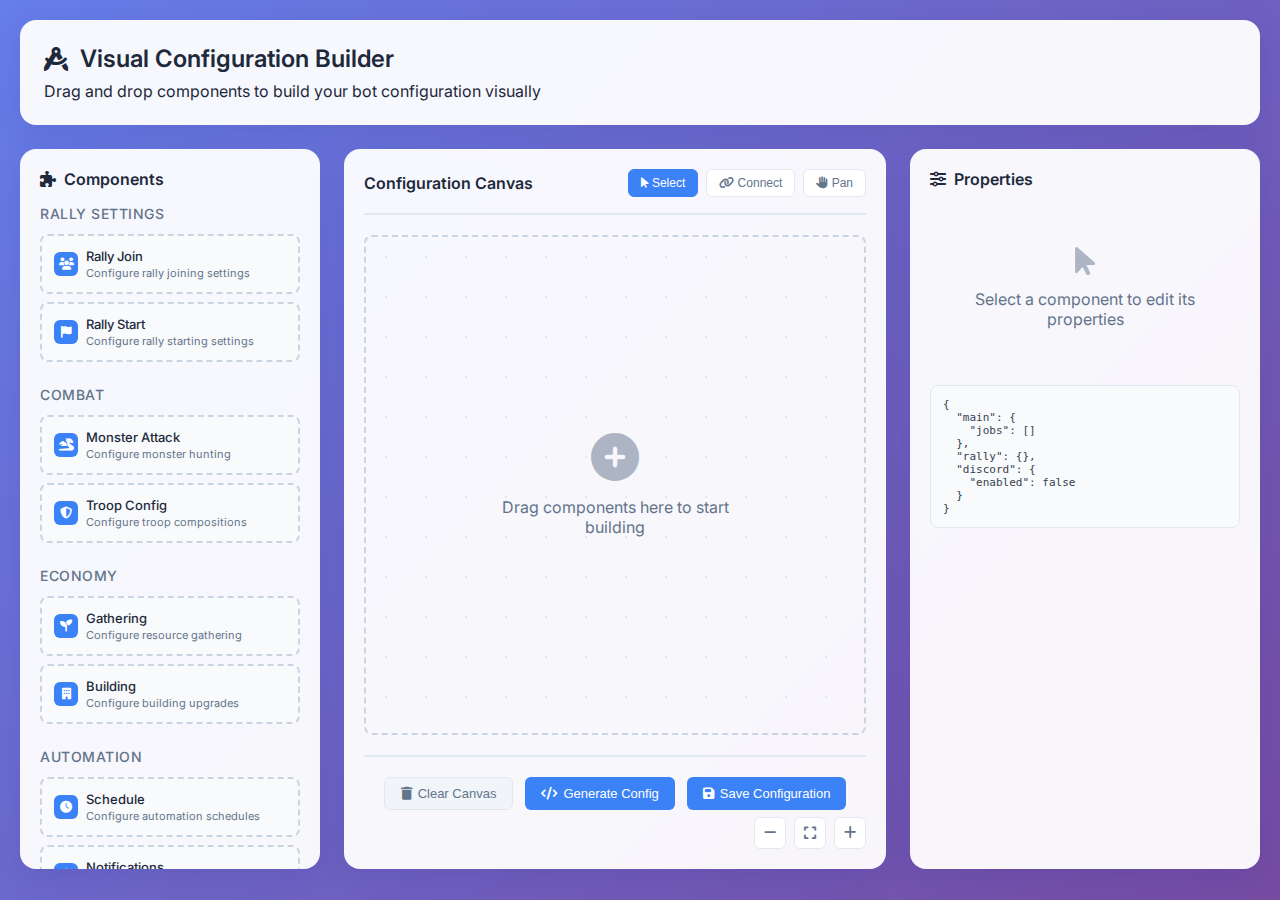
<file: templates/config_builder.html>
<!DOCTYPE html>
<html lang="en">
<head>
    <meta charset="UTF-8">
    <meta name="viewport" content="width=device-width, initial-scale=1.0">
    <title>Visual Configuration Builder - HelenA QuantumRaid Bot</title>
    <link href="https://fonts.googleapis.com/css2?family=Inter:wght@300;400;500;600;700&display=swap" rel="stylesheet">
    <link href="https://cdnjs.cloudflare.com/ajax/libs/font-awesome/6.4.0/css/all.min.css" rel="stylesheet">
    <style>
        * {
            margin: 0;
            padding: 0;
            box-sizing: border-box;
        }

        body {
            font-family: 'Inter', sans-serif;
            background: linear-gradient(135deg, #667eea 0%, #764ba2 100%);
            min-height: 100vh;
            color: #1e293b;
        }

        .container {
            max-width: 1400px;
            margin: 0 auto;
            padding: 20px;
        }

        .header {
            background: rgba(255, 255, 255, 0.95);
            border-radius: 16px;
            padding: 24px;
            margin-bottom: 24px;
            box-shadow: 0 8px 32px rgba(31, 38, 135, 0.15);
        }

        .header h1 {
            font-size: 24px;
            font-weight: 600;
            color: #1e293b;
            margin-bottom: 8px;
            display: flex;
            align-items: center;
            gap: 12px;
        }

        .builder-container {
            display: grid;
            grid-template-columns: 300px 1fr 350px;
            gap: 24px;
            min-height: 70vh;
        }

        /* Component Palette */
        .component-palette {
            background: rgba(255, 255, 255, 0.95);
            border-radius: 16px;
            padding: 20px;
            box-shadow: 0 8px 32px rgba(31, 38, 135, 0.15);
            max-height: 80vh;
            overflow-y: auto;
        }

        .palette-title {
            font-size: 16px;
            font-weight: 600;
            color: #1e293b;
            margin-bottom: 16px;
            display: flex;
            align-items: center;
            gap: 8px;
        }

        .component-category {
            margin-bottom: 24px;
        }

        .category-title {
            font-size: 14px;
            font-weight: 500;
            color: #64748b;
            margin-bottom: 12px;
            text-transform: uppercase;
            letter-spacing: 0.5px;
        }

        .draggable-component {
            background: #f8fafc;
            border: 2px dashed #cbd5e1;
            border-radius: 8px;
            padding: 12px;
            margin-bottom: 8px;
            cursor: grab;
            transition: all 0.2s;
            display: flex;
            align-items: center;
            gap: 8px;
        }

        .draggable-component:hover {
            background: #f1f5f9;
            border-color: #3b82f6;
            transform: translateX(4px);
        }

        .draggable-component:active {
            cursor: grabbing;
            transform: scale(0.95);
        }

        .component-icon {
            width: 24px;
            height: 24px;
            display: flex;
            align-items: center;
            justify-content: center;
            background: #3b82f6;
            color: white;
            border-radius: 6px;
            font-size: 12px;
        }

        .component-name {
            font-size: 13px;
            font-weight: 500;
            color: #1e293b;
        }

        .component-desc {
            font-size: 11px;
            color: #64748b;
            margin-top: 2px;
        }

        /* Canvas Area */
        .canvas-area {
            background: rgba(255, 255, 255, 0.95);
            border-radius: 16px;
            padding: 20px;
            box-shadow: 0 8px 32px rgba(31, 38, 135, 0.15);
            position: relative;
            overflow: hidden;
        }

        .canvas-header {
            display: flex;
            justify-content: space-between;
            align-items: center;
            margin-bottom: 20px;
            padding-bottom: 16px;
            border-bottom: 2px solid #e2e8f0;
        }

        .canvas-title {
            font-size: 16px;
            font-weight: 600;
            color: #1e293b;
        }

        .canvas-tools {
            display: flex;
            gap: 8px;
        }

        .tool-btn {
            padding: 6px 12px;
            border: 1px solid #e2e8f0;
            border-radius: 6px;
            background: white;
            color: #64748b;
            cursor: pointer;
            transition: all 0.2s;
            font-size: 12px;
        }

        .tool-btn:hover {
            background: #f8fafc;
            border-color: #3b82f6;
            color: #3b82f6;
        }

        .tool-btn.active {
            background: #3b82f6;
            color: white;
            border-color: #3b82f6;
        }

        .canvas {
            min-height: 500px;
            background: 
                radial-gradient(circle at 20px 20px, #e2e8f0 1px, transparent 1px),
                radial-gradient(circle at 60px 60px, #e2e8f0 1px, transparent 1px);
            background-size: 40px 40px;
            border: 2px dashed #cbd5e1;
            border-radius: 8px;
            position: relative;
            overflow: auto;
            transition: all 0.2s ease;
        }

        .canvas.dragover {
            border-color: #3b82f6;
            background-color: rgba(59, 130, 246, 0.1);
            box-shadow: inset 0 0 20px rgba(59, 130, 246, 0.2);
        }

        .dropped-component {
            position: absolute;
            background: white;
            border: 2px solid #e2e8f0;
            border-radius: 8px;
            padding: 12px;
            min-width: 120px;
            cursor: move;
            box-shadow: 0 2px 8px rgba(0, 0, 0, 0.1);
            transition: all 0.2s;
        }

        .dropped-component:hover {
            border-color: #3b82f6;
            box-shadow: 0 4px 16px rgba(59, 130, 246, 0.2);
        }

        .dropped-component.selected {
            border-color: #3b82f6;
            box-shadow: 0 0 0 2px rgba(59, 130, 246, 0.2);
        }

        .component-header {
            display: flex;
            justify-content: space-between;
            align-items: center;
            margin-bottom: 8px;
        }

        .component-title {
            font-size: 12px;
            font-weight: 600;
            color: #1e293b;
        }

        .component-actions {
            display: flex;
            gap: 4px;
        }

        .action-btn {
            width: 20px;
            height: 20px;
            border: none;
            border-radius: 4px;
            background: #f1f5f9;
            color: #64748b;
            cursor: pointer;
            display: flex;
            align-items: center;
            justify-content: center;
            font-size: 10px;
            transition: all 0.2s;
        }

        .action-btn:hover {
            background: #e2e8f0;
            color: #3b82f6;
        }

        .action-btn.delete:hover {
            background: #fecaca;
            color: #dc2626;
        }

        /* Properties Panel */
        .properties-panel {
            background: rgba(255, 255, 255, 0.95);
            border-radius: 16px;
            padding: 20px;
            box-shadow: 0 8px 32px rgba(31, 38, 135, 0.15);
            max-height: 80vh;
            overflow-y: auto;
        }

        .properties-title {
            font-size: 16px;
            font-weight: 600;
            color: #1e293b;
            margin-bottom: 16px;
            display: flex;
            align-items: center;
            gap: 8px;
        }

        .property-group {
            margin-bottom: 20px;
        }

        .property-label {
            font-size: 12px;
            font-weight: 500;
            color: #374151;
            margin-bottom: 6px;
            display: block;
        }

        .property-input {
            width: 100%;
            padding: 8px 12px;
            border: 1px solid #d1d5db;
            border-radius: 6px;
            font-size: 13px;
            background: white;
            transition: border-color 0.2s;
        }

        .property-input:focus {
            outline: none;
            border-color: #3b82f6;
            box-shadow: 0 0 0 2px rgba(59, 130, 246, 0.1);
        }

        .property-checkbox {
            display: flex;
            align-items: center;
            gap: 8px;
            margin-bottom: 8px;
        }

        .property-checkbox input[type="checkbox"] {
            width: 16px;
            height: 16px;
            accent-color: #3b82f6;
        }

        .property-textarea {
            width: 100%;
            padding: 8px 12px;
            border: 1px solid #d1d5db;
            border-radius: 6px;
            font-size: 13px;
            background: white;
            resize: vertical;
            min-height: 60px;
        }

        .property-select {
            width: 100%;
            padding: 8px 12px;
            border: 1px solid #d1d5db;
            border-radius: 6px;
            font-size: 13px;
            background: white;
            cursor: pointer;
        }

        .btn {
            padding: 8px 16px;
            border: none;
            border-radius: 6px;
            font-size: 13px;
            font-weight: 500;
            cursor: pointer;
            transition: all 0.2s;
            display: inline-flex;
            align-items: center;
            gap: 6px;
        }

        .btn-primary {
            background: #3b82f6;
            color: white;
        }

        .btn-primary:hover {
            background: #2563eb;
        }

        .btn-secondary {
            background: #f1f5f9;
            color: #64748b;
            border: 1px solid #e2e8f0;
        }

        .btn-secondary:hover {
            background: #e2e8f0;
            color: #374151;
        }

        .btn-danger {
            background: #ef4444;
            color: white;
        }

        .btn-danger:hover {
            background: #dc2626;
        }

        .canvas-actions {
            display: flex;
            gap: 12px;
            justify-content: center;
            margin-top: 20px;
            padding-top: 20px;
            border-top: 2px solid #e2e8f0;
        }

        /* Responsive Design */
        @media (max-width: 1200px) {
            .builder-container {
                grid-template-columns: 250px 1fr 300px;
            }
        }

        @media (max-width: 768px) {
            .builder-container {
                grid-template-columns: 1fr;
                gap: 16px;
            }

            .component-palette,
            .properties-panel {
                max-height: 300px;
            }

            .canvas {
                min-height: 400px;
            }

            .header h1 {
                font-size: 20px;
            }
        }

        @media (max-width: 576px) {
            .container {
                padding: 12px;
            }

            .header {
                padding: 16px;
            }

            .component-palette,
            .canvas-area,
            .properties-panel {
                padding: 16px;
            }

            .canvas {
                min-height: 300px;
            }
        }

        /* Animation for drag feedback */
        .drag-preview {
            opacity: 0.7;
            transform: rotate(5deg);
            pointer-events: none;
        }

        .empty-state {
            position: absolute;
            top: 50%;
            left: 50%;
            transform: translate(-50%, -50%);
            text-align: center;
            color: #64748b;
            font-size: 16px;
            pointer-events: none;
        }

        .empty-state i {
            font-size: 48px;
            margin-bottom: 16px;
            opacity: 0.5;
        }

        .connection-line {
            position: absolute;
            height: 2px;
            background: #3b82f6;
            border-radius: 1px;
            pointer-events: none;
            opacity: 0.6;
        }

        .zoom-controls {
            position: absolute;
            bottom: 20px;
            right: 20px;
            display: flex;
            gap: 8px;
        }

        .zoom-btn {
            width: 32px;
            height: 32px;
            border: 1px solid #e2e8f0;
            border-radius: 6px;
            background: white;
            color: #64748b;
            cursor: pointer;
            display: flex;
            align-items: center;
            justify-content: center;
            font-size: 14px;
            transition: all 0.2s;
        }

        .zoom-btn:hover {
            background: #f8fafc;
            border-color: #3b82f6;
            color: #3b82f6;
        }

        .config-preview {
            background: #f8fafc;
            border: 1px solid #e2e8f0;
            border-radius: 8px;
            padding: 12px;
            margin-top: 16px;
            font-family: monospace;
            font-size: 11px;
            color: #374151;
            white-space: pre-wrap;
            max-height: 200px;
            overflow-y: auto;
        }
    </style>
</head>
<body>
    <div class="container">
        <div class="header">
            <h1>
                <i class="fas fa-drafting-compass"></i>
                Visual Configuration Builder
            </h1>
            <p>Drag and drop components to build your bot configuration visually</p>
        </div>

        <div class="builder-container">
            <!-- Component Palette -->
            <div class="component-palette">
                <div class="palette-title">
                    <i class="fas fa-puzzle-piece"></i>
                    Components
                </div>

                <div class="component-category">
                    <div class="category-title">Rally Settings</div>
                    <div class="draggable-component" draggable="true" data-type="rally-join" style="cursor: grab;">
                        <div class="component-icon"><i class="fas fa-users"></i></div>
                        <div>
                            <div class="component-name">Rally Join</div>
                            <div class="component-desc">Configure rally joining settings</div>
                        </div>
                    </div>
                    <div class="draggable-component" draggable="true" data-type="rally-start" style="cursor: grab;">
                        <div class="component-icon"><i class="fas fa-flag"></i></div>
                        <div>
                            <div class="component-name">Rally Start</div>
                            <div class="component-desc">Configure rally starting settings</div>
                        </div>
                    </div>
                </div>

                <div class="component-category">
                    <div class="category-title">Combat</div>
                    <div class="draggable-component" draggable="true" data-type="monster-attack" style="cursor: grab;">
                        <div class="component-icon"><i class="fas fa-dragon"></i></div>
                        <div>
                            <div class="component-name">Monster Attack</div>
                            <div class="component-desc">Configure monster hunting</div>
                        </div>
                    </div>
                    <div class="draggable-component" draggable="true" data-type="troop-config" style="cursor: grab;">
                        <div class="component-icon"><i class="fas fa-shield-alt"></i></div>
                        <div>
                            <div class="component-name">Troop Config</div>
                            <div class="component-desc">Configure troop compositions</div>
                        </div>
                    </div>
                </div>

                <div class="component-category">
                    <div class="category-title">Economy</div>
                    <div class="draggable-component" draggable="true" data-type="gathering" style="cursor: grab;">
                        <div class="component-icon"><i class="fas fa-seedling"></i></div>
                        <div>
                            <div class="component-name">Gathering</div>
                            <div class="component-desc">Configure resource gathering</div>
                        </div>
                    </div>
                    <div class="draggable-component" draggable="true" data-type="building" style="cursor: grab;">
                        <div class="component-icon"><i class="fas fa-building"></i></div>
                        <div>
                            <div class="component-name">Building</div>
                            <div class="component-desc">Configure building upgrades</div>
                        </div>
                    </div>
                </div>

                <div class="component-category">
                    <div class="category-title">Automation</div>
                    <div class="draggable-component" draggable="true" data-type="schedule" style="cursor: grab;">
                        <div class="component-icon"><i class="fas fa-clock"></i></div>
                        <div>
                            <div class="component-name">Schedule</div>
                            <div class="component-desc">Configure automation schedules</div>
                        </div>
                    </div>
                    <div class="draggable-component" draggable="true" data-type="notifications" style="cursor: grab;">
                        <div class="component-icon"><i class="fas fa-bell"></i></div>
                        <div>
                            <div class="component-name">Notifications</div>
                            <div class="component-desc">Configure Discord webhooks</div>
                        </div>
                    </div>
                </div>
            </div>

            <!-- Canvas Area -->
            <div class="canvas-area">
                <div class="canvas-header">
                    <div class="canvas-title">Configuration Canvas</div>
                    <div class="canvas-tools">
                        <button class="tool-btn active" data-tool="select">
                            <i class="fas fa-mouse-pointer"></i> Select
                        </button>
                        <button class="tool-btn" data-tool="connect">
                            <i class="fas fa-link"></i> Connect
                        </button>
                        <button class="tool-btn" data-tool="pan">
                            <i class="fas fa-hand-paper"></i> Pan
                        </button>
                    </div>
                </div>

                <div class="canvas" id="canvas">
                    <div class="empty-state">
                        <i class="fas fa-plus-circle"></i>
                        <div>Drag components here to start building</div>
                    </div>
                </div>

                <div class="zoom-controls">
                    <button class="zoom-btn" id="zoom-out">
                        <i class="fas fa-minus"></i>
                    </button>
                    <button class="zoom-btn" id="zoom-reset">
                        <i class="fas fa-expand"></i>
                    </button>
                    <button class="zoom-btn" id="zoom-in">
                        <i class="fas fa-plus"></i>
                    </button>
                </div>

                <div class="canvas-actions">
                    <button class="btn btn-secondary" id="clear-canvas">
                        <i class="fas fa-trash"></i> Clear Canvas
                    </button>
                    <button class="btn btn-primary" id="generate-config">
                        <i class="fas fa-code"></i> Generate Config
                    </button>
                    <button class="btn btn-primary" id="save-config">
                        <i class="fas fa-save"></i> Save Configuration
                    </button>
                </div>
            </div>

            <!-- Properties Panel -->
            <div class="properties-panel">
                <div class="properties-title">
                    <i class="fas fa-sliders-h"></i>
                    Properties
                </div>

                <div id="properties-content">
                    <div style="text-align: center; color: #64748b; padding: 40px 20px;">
                        <i class="fas fa-mouse-pointer" style="font-size: 32px; margin-bottom: 12px; opacity: 0.5;"></i>
                        <p>Select a component to edit its properties</p>
                    </div>
                </div>

                <div class="config-preview" id="config-preview">
                    // Generated configuration will appear here
                </div>
            </div>
        </div>
    </div>

    <script>
        class ConfigBuilder {
            constructor() {
                this.canvas = document.getElementById('canvas');
                this.propertiesContent = document.getElementById('properties-content');
                this.configPreview = document.getElementById('config-preview');
                this.selectedComponent = null;
                this.components = [];
                this.connections = [];
                this.zoomLevel = 1;
                this.panOffset = { x: 0, y: 0 };
                this.currentTool = 'select';
                this.isDragging = false;
                this.dragStartPos = { x: 0, y: 0 };
                
                this.initEventListeners();
                this.updateConfigPreview();
            }

            initEventListeners() {
                // Drag and drop from palette
                document.querySelectorAll('.draggable-component').forEach(component => {
                    component.addEventListener('dragstart', (e) => {
                        e.dataTransfer.effectAllowed = 'copy';
                        e.dataTransfer.setData('text/plain', component.dataset.type);
                        e.dataTransfer.setData('application/json', JSON.stringify({
                            type: component.dataset.type,
                            name: component.querySelector('.component-name').textContent
                        }));
                        component.classList.add('drag-preview');
                        console.log('Drag started for:', component.dataset.type);
                    });
                    
                    component.addEventListener('dragend', (e) => {
                        component.classList.remove('drag-preview');
                        console.log('Drag ended');
                    });
                });

                // Canvas drag and drop
                this.canvas.addEventListener('dragover', (e) => {
                    e.preventDefault();
                    e.stopPropagation();
                    e.dataTransfer.dropEffect = 'copy';
                    this.canvas.classList.add('dragover');
                    console.log('Dragover on canvas');
                });

                this.canvas.addEventListener('dragenter', (e) => {
                    e.preventDefault();
                    e.stopPropagation();
                    this.canvas.classList.add('dragover');
                });

                this.canvas.addEventListener('dragleave', (e) => {
                    e.preventDefault();
                    e.stopPropagation();
                    console.log('Dragleave from canvas');
                    // Only remove dragover if we're leaving the canvas completely
                    if (!this.canvas.contains(e.relatedTarget)) {
                        this.canvas.classList.remove('dragover');
                        console.log('Removed dragover class');
                    }
                });

                this.canvas.addEventListener('drop', (e) => {
                    e.preventDefault();
                    e.stopPropagation();
                    this.canvas.classList.remove('dragover');
                    
                    console.log('Drop event triggered');
                    console.log('DataTransfer types:', e.dataTransfer.types);
                    
                    const componentType = e.dataTransfer.getData('text/plain');
                    console.log('Drop detected:', componentType);
                    console.log('Event target:', e.target);
                    console.log('Canvas element:', this.canvas);
                    
                    if (!componentType) {
                        console.error('No component type found in drop data');
                        console.log('Available data types:', e.dataTransfer.types);
                        return;
                    }
                    
                    const rect = this.canvas.getBoundingClientRect();
                    const x = Math.max(10, e.clientX - rect.left);
                    const y = Math.max(10, e.clientY - rect.top);
                    
                    console.log('Canvas rect:', rect);
                    console.log('Mouse position:', e.clientX, e.clientY);
                    console.log('Calculated position:', x, y);
                    console.log('Adding component at:', x, y);
                    
                    this.addComponent(componentType, x, y);
                });

                // Tool selection
                document.querySelectorAll('.tool-btn').forEach(btn => {
                    btn.addEventListener('click', (e) => {
                        document.querySelectorAll('.tool-btn').forEach(b => b.classList.remove('active'));
                        btn.classList.add('active');
                        this.currentTool = btn.dataset.tool;
                    });
                });

                // Canvas actions
                document.getElementById('clear-canvas').addEventListener('click', () => {
                    this.clearCanvas();
                });

                document.getElementById('generate-config').addEventListener('click', () => {
                    this.generateConfig();
                });

                document.getElementById('save-config').addEventListener('click', () => {
                    this.saveConfiguration();
                });

                // Zoom controls
                document.getElementById('zoom-in').addEventListener('click', () => {
                    this.zoomLevel = Math.min(this.zoomLevel * 1.2, 3);
                    this.updateCanvasTransform();
                });

                document.getElementById('zoom-out').addEventListener('click', () => {
                    this.zoomLevel = Math.max(this.zoomLevel / 1.2, 0.3);
                    this.updateCanvasTransform();
                });

                document.getElementById('zoom-reset').addEventListener('click', () => {
                    this.zoomLevel = 1;
                    this.panOffset = { x: 0, y: 0 };
                    this.updateCanvasTransform();
                });

                // Canvas click for deselection
                this.canvas.addEventListener('click', (e) => {
                    if (e.target === this.canvas) {
                        this.selectComponent(null);
                    }
                });
            }

            addComponent(type, x, y) {
                try {
                    console.log('addComponent called with:', { type, x, y });
                    console.log('Canvas element exists:', !!this.canvas);
                    console.log('Components array length before:', this.components.length);
                    
                    if (!type) {
                        console.error('Component type is required');
                        return;
                    }

                    const component = {
                        id: Date.now() + Math.random(),
                        type: type,
                        x: x,
                        y: y,
                        config: this.getDefaultConfig(type)
                    };

                    console.log('Created component:', component);

                    this.components.push(component);
                    console.log('Components array length after:', this.components.length);
                    
                    this.renderComponent(component);
                    this.updateConfigPreview();
                    this.hideEmptyState();
                    
                    // Auto-select the newly added component
                    setTimeout(() => {
                        this.selectComponent(component);
                    }, 100);
                    
                    console.log('Component added successfully');
                    console.log('Canvas children count:', this.canvas.children.length);
                } catch (error) {
                    console.error('Error adding component:', error);
                    console.error('Error stack:', error.stack);
                }
            }

            getDefaultConfig(type) {
                const configs = {
                    'rally-join': {
                        enabled: true,
                        numMarch: 8,
                        max_rally_distance: 500,
                        level_based_troops: true,
                        targets: []
                    },
                    'rally-start': {
                        enabled: false,
                        numMarch: 8,
                        level_based_troops: true,
                        targets: []
                    },
                    'monster-attack': {
                        enabled: true,
                        common_troops: [],
                        targets: []
                    },
                    'troop-config': {
                        troops: [],
                        formations: []
                    },
                    'gathering': {
                        enabled: true,
                        resources: ['food', 'wood', 'stone', 'gold'],
                        march_count: 5
                    },
                    'building': {
                        enabled: false,
                        buildings: [],
                        priorities: []
                    },
                    'schedule': {
                        enabled: false,
                        tasks: [],
                        intervals: []
                    },
                    'notifications': {
                        enabled: true,
                        webhook_url: '',
                        events: []
                    }
                };

                return configs[type] || {};
            }

            renderComponent(component) {
                const element = document.createElement('div');
                element.className = 'dropped-component';
                element.style.left = component.x + 'px';
                element.style.top = component.y + 'px';
                element.dataset.componentId = component.id;

                const icon = this.getComponentIcon(component.type);
                const name = this.getComponentName(component.type);

                element.innerHTML = `
                    <div class="component-header">
                        <div class="component-title">
                            <i class="${icon}"></i> ${name}
                        </div>
                        <div class="component-actions">
                            <button class="action-btn" onclick="configBuilder.editComponent('${component.id}')">
                                <i class="fas fa-edit"></i>
                            </button>
                            <button class="action-btn delete" onclick="configBuilder.deleteComponent('${component.id}')">
                                <i class="fas fa-trash"></i>
                            </button>
                        </div>
                    </div>
                    <div class="component-status">
                        ${component.config.enabled ? 'Enabled' : 'Disabled'}
                    </div>
                `;

                // Make component draggable
                this.makeDraggable(element);

                // Add click handler
                element.addEventListener('click', (e) => {
                    e.stopPropagation();
                    this.selectComponent(component);
                });

                this.canvas.appendChild(element);
            }

            makeDraggable(element) {
                let isDragging = false;
                let startX, startY;

                element.addEventListener('mousedown', (e) => {
                    if (this.currentTool !== 'select') return;
                    
                    isDragging = true;
                    startX = e.clientX - element.offsetLeft;
                    startY = e.clientY - element.offsetTop;
                    element.style.cursor = 'grabbing';
                });

                document.addEventListener('mousemove', (e) => {
                    if (!isDragging) return;

                    const newX = e.clientX - startX;
                    const newY = e.clientY - startY;

                    element.style.left = newX + 'px';
                    element.style.top = newY + 'px';

                    // Update component position
                    const component = this.components.find(c => c.id == element.dataset.componentId);
                    if (component) {
                        component.x = newX;
                        component.y = newY;
                    }
                });

                document.addEventListener('mouseup', () => {
                    if (isDragging) {
                        isDragging = false;
                        element.style.cursor = 'move';
                    }
                });
            }

            selectComponent(component) {
                // Remove previous selection
                document.querySelectorAll('.dropped-component').forEach(el => {
                    el.classList.remove('selected');
                });

                this.selectedComponent = component;

                if (component) {
                    // Highlight selected component
                    const element = document.querySelector(`[data-component-id="${component.id}"]`);
                    if (element) {
                        element.classList.add('selected');
                    }

                    // Show properties
                    this.showProperties(component);
                } else {
                    // Show empty state
                    this.propertiesContent.innerHTML = `
                        <div style="text-align: center; color: #64748b; padding: 40px 20px;">
                            <i class="fas fa-mouse-pointer" style="font-size: 32px; margin-bottom: 12px; opacity: 0.5;"></i>
                            <p>Select a component to edit its properties</p>
                        </div>
                    `;
                }
            }

            showProperties(component) {
                const properties = this.generatePropertyForm(component);
                this.propertiesContent.innerHTML = properties;
                this.bindPropertyEvents(component);
            }

            generatePropertyForm(component) {
                const config = component.config;
                const type = component.type;

                let form = `<div class="property-group">
                    <label class="property-label">Component Type</label>
                    <input type="text" class="property-input" value="${this.getComponentName(type)}" readonly>
                </div>`;

                // Generate form based on component type
                switch (type) {
                    case 'rally-join':
                    case 'rally-start':
                        form += `
                            <div class="property-group">
                                <div class="property-checkbox">
                                    <input type="checkbox" id="enabled" ${config.enabled ? 'checked' : ''}>
                                    <label for="enabled">Enabled</label>
                                </div>
                            </div>
                            <div class="property-group">
                                <label class="property-label">Number of Marches</label>
                                <input type="number" class="property-input" id="numMarch" value="${config.numMarch || 8}" min="1" max="10">
                            </div>
                            <div class="property-group">
                                <label class="property-label">Max Rally Distance</label>
                                <input type="number" class="property-input" id="max_rally_distance" value="${config.max_rally_distance || 500}" min="100" max="1000">
                            </div>
                            <div class="property-group">
                                <div class="property-checkbox">
                                    <input type="checkbox" id="level_based_troops" ${config.level_based_troops ? 'checked' : ''}>
                                    <label for="level_based_troops">Level Based Troops</label>
                                </div>
                            </div>
                        `;
                        break;

                    case 'monster-attack':
                        form += `
                            <div class="property-group">
                                <div class="property-checkbox">
                                    <input type="checkbox" id="enabled" ${config.enabled ? 'checked' : ''}>
                                    <label for="enabled">Enabled</label>
                                </div>
                            </div>
                            <div class="property-group">
                                <label class="property-label">Target Monsters</label>
                                <select class="property-select" id="target_monsters" multiple>
                                    <option value="20200101">Orc</option>
                                    <option value="20200102">Skeleton</option>
                                    <option value="20200103">Golem</option>
                                    <option value="20200104">Treasure Goblin</option>
                                </select>
                            </div>
                        `;
                        break;

                    case 'gathering':
                        form += `
                            <div class="property-group">
                                <div class="property-checkbox">
                                    <input type="checkbox" id="enabled" ${config.enabled ? 'checked' : ''}>
                                    <label for="enabled">Enabled</label>
                                </div>
                            </div>
                            <div class="property-group">
                                <label class="property-label">March Count</label>
                                <input type="number" class="property-input" id="march_count" value="${config.march_count || 5}" min="1" max="10">
                            </div>
                            <div class="property-group">
                                <label class="property-label">Resources</label>
                                <div class="property-checkbox">
                                    <input type="checkbox" id="food" ${config.resources?.includes('food') ? 'checked' : ''}>
                                    <label for="food">Food</label>
                                </div>
                                <div class="property-checkbox">
                                    <input type="checkbox" id="wood" ${config.resources?.includes('wood') ? 'checked' : ''}>
                                    <label for="wood">Wood</label>
                                </div>
                                <div class="property-checkbox">
                                    <input type="checkbox" id="stone" ${config.resources?.includes('stone') ? 'checked' : ''}>
                                    <label for="stone">Stone</label>
                                </div>
                                <div class="property-checkbox">
                                    <input type="checkbox" id="gold" ${config.resources?.includes('gold') ? 'checked' : ''}>
                                    <label for="gold">Gold</label>
                                </div>
                            </div>
                        `;
                        break;

                    case 'notifications':
                        form += `
                            <div class="property-group">
                                <div class="property-checkbox">
                                    <input type="checkbox" id="enabled" ${config.enabled ? 'checked' : ''}>
                                    <label for="enabled">Enabled</label>
                                </div>
                            </div>
                            <div class="property-group">
                                <label class="property-label">Webhook URL</label>
                                <input type="url" class="property-input" id="webhook_url" value="${config.webhook_url || ''}" placeholder="https://discord.com/api/webhooks/...">
                            </div>
                            <div class="property-group">
                                <label class="property-label">Events</label>
                                <div class="property-checkbox">
                                    <input type="checkbox" id="rally_events" ${config.events?.includes('rally') ? 'checked' : ''}>
                                    <label for="rally_events">Rally Events</label>
                                </div>
                                <div class="property-checkbox">
                                    <input type="checkbox" id="monster_events" ${config.events?.includes('monster') ? 'checked' : ''}>
                                    <label for="monster_events">Monster Events</label>
                                </div>
                                <div class="property-checkbox">
                                    <input type="checkbox" id="gathering_events" ${config.events?.includes('gathering') ? 'checked' : ''}>
                                    <label for="gathering_events">Gathering Events</label>
                                </div>
                            </div>
                        `;
                        break;

                    default:
                        form += `
                            <div class="property-group">
                                <div class="property-checkbox">
                                    <input type="checkbox" id="enabled" ${config.enabled ? 'checked' : ''}>
                                    <label for="enabled">Enabled</label>
                                </div>
                            </div>
                        `;
                }

                return form;
            }

            bindPropertyEvents(component) {
                const inputs = this.propertiesContent.querySelectorAll('input, select, textarea');
                inputs.forEach(input => {
                    input.addEventListener('change', (e) => {
                        this.updateComponentConfig(component, e.target);
                    });
                });
            }

            updateComponentConfig(component, input) {
                const config = component.config;
                const id = input.id;
                const value = input.type === 'checkbox' ? input.checked : 
                             input.type === 'number' ? Number(input.value) : input.value;

                // Handle special cases
                if (id === 'food' || id === 'wood' || id === 'stone' || id === 'gold') {
                    if (!config.resources) config.resources = [];
                    if (value) {
                        if (!config.resources.includes(id)) {
                            config.resources.push(id);
                        }
                    } else {
                        config.resources = config.resources.filter(r => r !== id);
                    }
                } else if (id === 'rally_events' || id === 'monster_events' || id === 'gathering_events') {
                    if (!config.events) config.events = [];
                    const eventType = id.replace('_events', '');
                    if (value) {
                        if (!config.events.includes(eventType)) {
                            config.events.push(eventType);
                        }
                    } else {
                        config.events = config.events.filter(e => e !== eventType);
                    }
                } else {
                    config[id] = value;
                }

                // Update component display
                this.updateComponentDisplay(component);
                this.updateConfigPreview();
            }

            updateComponentDisplay(component) {
                const element = document.querySelector(`[data-component-id="${component.id}"]`);
                if (element) {
                    const statusElement = element.querySelector('.component-status');
                    if (statusElement) {
                        statusElement.textContent = component.config.enabled ? 'Enabled' : 'Disabled';
                    }
                }
            }

            editComponent(componentId) {
                const component = this.components.find(c => c.id == componentId);
                if (component) {
                    this.selectComponent(component);
                }
            }

            deleteComponent(componentId) {
                const index = this.components.findIndex(c => c.id == componentId);
                if (index > -1) {
                    this.components.splice(index, 1);
                    
                    const element = document.querySelector(`[data-component-id="${componentId}"]`);
                    if (element) {
                        element.remove();
                    }

                    if (this.selectedComponent && this.selectedComponent.id == componentId) {
                        this.selectComponent(null);
                    }

                    this.updateConfigPreview();
                    this.showEmptyStateIfNeeded();
                }
            }

            clearCanvas() {
                if (confirm('Are you sure you want to clear the canvas?')) {
                    this.components = [];
                    this.connections = [];
                    this.selectedComponent = null;
                    
                    document.querySelectorAll('.dropped-component').forEach(el => el.remove());
                    document.querySelectorAll('.connection-line').forEach(el => el.remove());
                    
                    this.selectComponent(null);
                    this.updateConfigPreview();
                    this.showEmptyState();
                }
            }

            generateConfig() {
                const config = {
                    main: {
                        jobs: []
                    },
                    rally: {},
                    discord: {
                        enabled: false
                    }
                };

                this.components.forEach(component => {
                    switch (component.type) {
                        case 'rally-join':
                            config.rally.join = component.config;
                            break;
                        case 'rally-start':
                            config.rally.start = component.config;
                            break;
                        case 'monster-attack':
                            config.main.normal_monsters = component.config;
                            break;
                        case 'gathering':
                            config.main.gathering = component.config;
                            break;
                        case 'notifications':
                            config.discord = {
                                enabled: component.config.enabled,
                                webhook_url: component.config.webhook_url,
                                events: component.config.events
                            };
                            break;
                    }
                });

                return config;
            }

            updateConfigPreview() {
                const config = this.generateConfig();
                this.configPreview.textContent = JSON.stringify(config, null, 2);
            }

            async saveConfiguration() {
                const config = this.generateConfig();
                const filename = prompt('Enter configuration filename:', 'visual_config.json');
                
                if (!filename) return;

                try {
                    const response = await fetch('/api/config', {
                        method: 'POST',
                        headers: {
                            'Content-Type': 'application/json',
                        },
                        body: JSON.stringify({
                            config: config,
                            config_file: filename
                        })
                    });

                    const result = await response.json();
                    
                    if (result.success) {
                        alert('Configuration saved successfully!');
                    } else {
                        alert('Error saving configuration: ' + result.error);
                    }
                } catch (error) {
                    alert('Error saving configuration: ' + error.message);
                }
            }

            getComponentIcon(type) {
                const icons = {
                    'rally-join': 'fas fa-users',
                    'rally-start': 'fas fa-flag',
                    'monster-attack': 'fas fa-dragon',
                    'troop-config': 'fas fa-shield-alt',
                    'gathering': 'fas fa-seedling',
                    'building': 'fas fa-building',
                    'schedule': 'fas fa-clock',
                    'notifications': 'fas fa-bell'
                };
                return icons[type] || 'fas fa-cog';
            }

            getComponentName(type) {
                const names = {
                    'rally-join': 'Rally Join',
                    'rally-start': 'Rally Start',
                    'monster-attack': 'Monster Attack',
                    'troop-config': 'Troop Config',
                    'gathering': 'Gathering',
                    'building': 'Building',
                    'schedule': 'Schedule',
                    'notifications': 'Notifications'
                };
                return names[type] || type;
            }

            updateCanvasTransform() {
                this.canvas.style.transform = `scale(${this.zoomLevel}) translate(${this.panOffset.x}px, ${this.panOffset.y}px)`;
            }

            hideEmptyState() {
                const emptyState = this.canvas.querySelector('.empty-state');
                if (emptyState) {
                    emptyState.style.display = 'none';
                }
            }

            showEmptyState() {
                const emptyState = this.canvas.querySelector('.empty-state');
                if (emptyState) {
                    emptyState.style.display = 'block';
                }
            }

            showEmptyStateIfNeeded() {
                if (this.components.length === 0) {
                    this.showEmptyState();
                }
            }
        }

        // Initialize the config builder
        const configBuilder = new ConfigBuilder();

        // Back to main app
        function goBack() {
            window.location.href = '/';
        }
    </script>
</body>
</html>
</file>
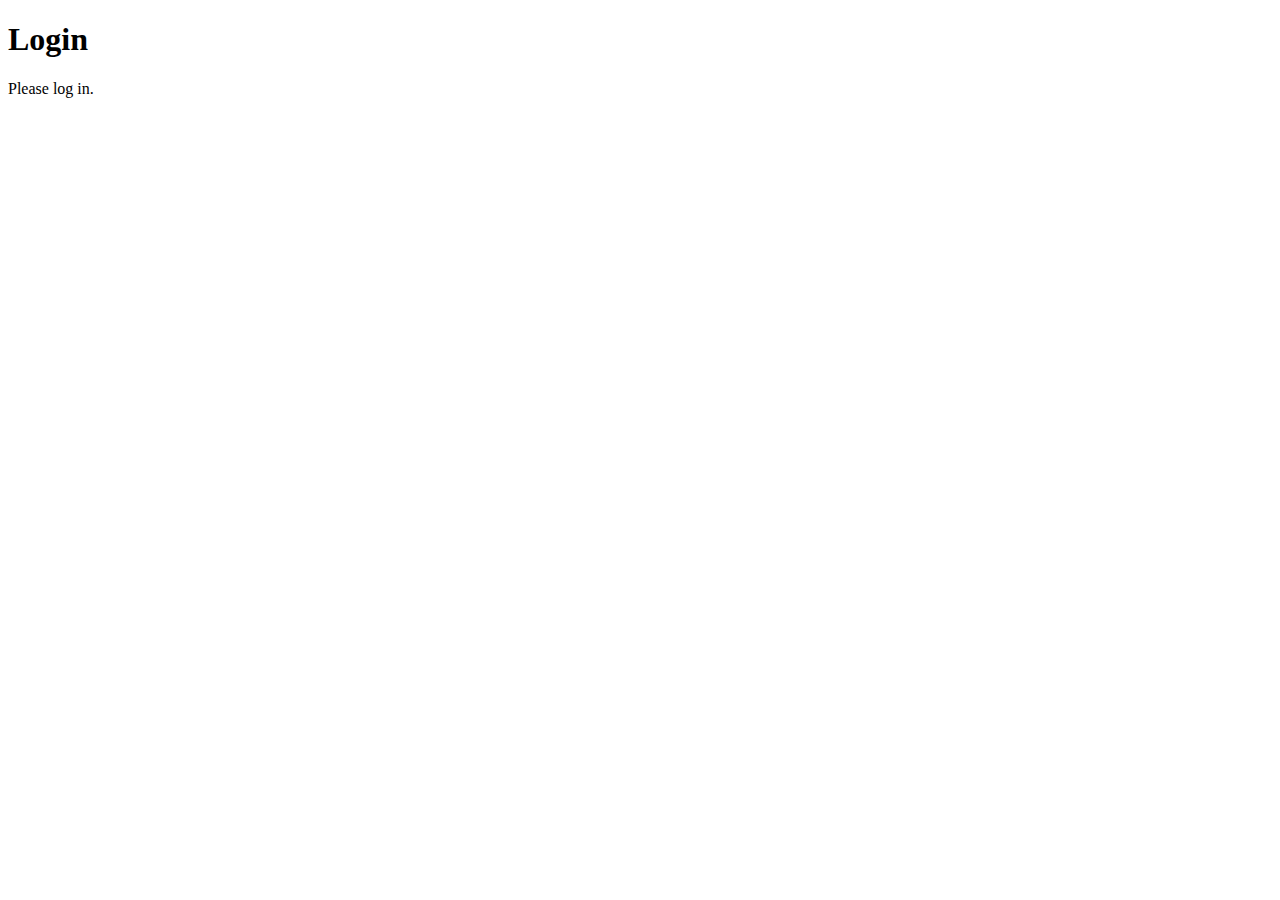
<file: templates/google_oauth.html>
<!DOCTYPE html>
<html lang="en">
<head>
    <meta charset="UTF-8">
    <meta name="viewport" content="width=device-width, initial-scale=1.0">
    <title>Login</title>
</head>
<body>
    <div>
        <h1>Login</h1>
        <p>Please log in.</p>
    </div>
</body>
</html>
</file>
